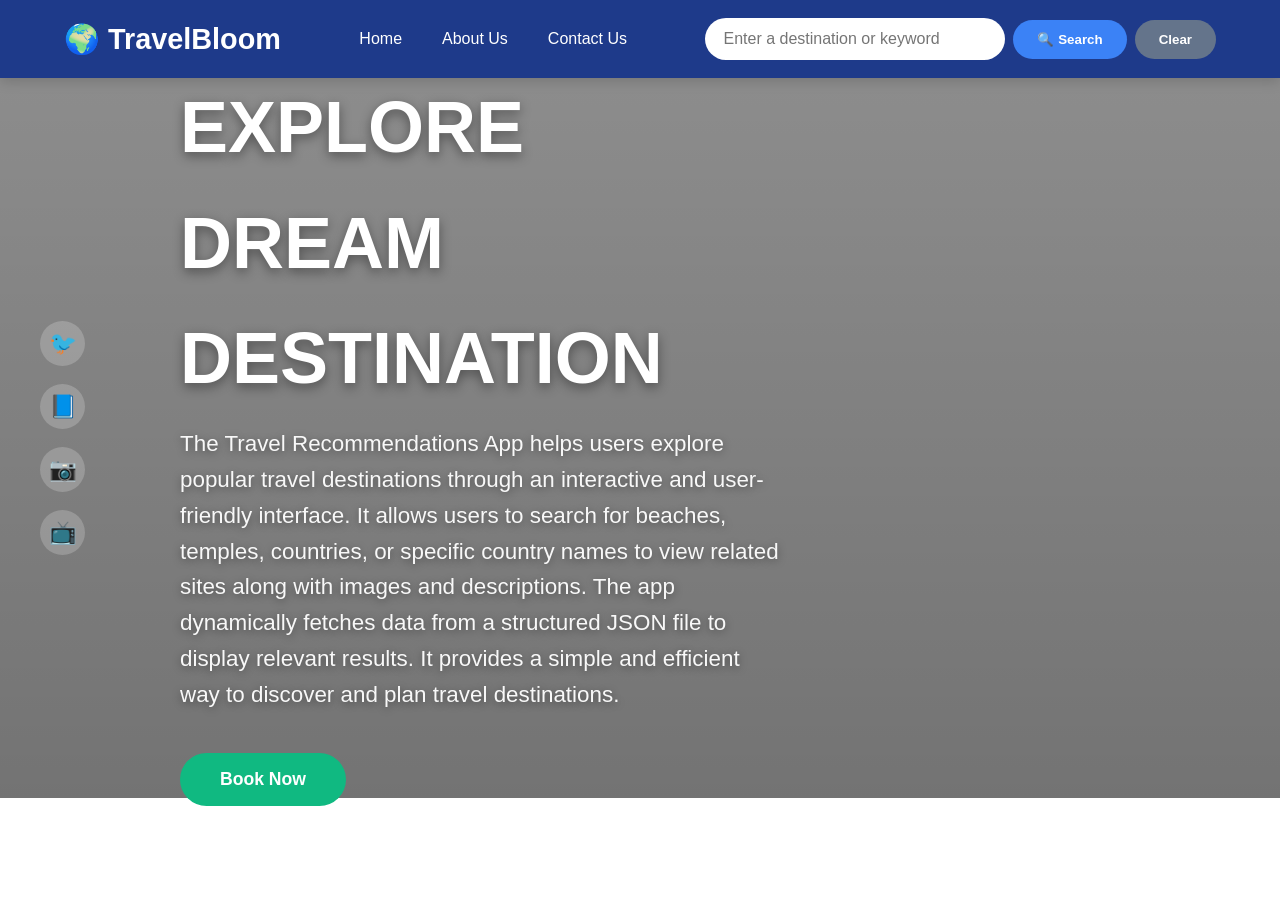
<file: index.html>
<!DOCTYPE html>
<html lang="en">
<head>
    <meta charset="UTF-8">
    <meta name="viewport" content="width=device-width, initial-scale=1.0">
    <title>TravelBloom - Travel Recommendations</title>
    <link rel="stylesheet" href="travel_recommendation.css">
</head>
<body>
    <!-- Navigation Bar -->
    <nav>
        <div class="nav-container">
            <!-- Logo -->
            <a href="https://iyuwalo.github.io/travelRecommendation/" class="logo">
                🌍 TravelBloom
            </a>
            
            <!-- Navigation Links -->
            <div class="nav-links">
                <a href="index.html">Home</a>
                <a href="about.html">About Us</a>
                <a href="contact.html">Contact Us</a>
            </div>
            
            <!-- Search Bar -->
            <div class="search-container">
                <input 
                    type="text" 
                    id="searchInput"
                    placeholder="Enter a destination or keyword">
                <button 
                    onclick="performSearch()"
                    class="search-btn">
                    🔍 Search
                </button>
                <button 
                    onclick="resetSearch()"
                    class="clear-btn">
                    Clear
                </button>
            </div>
        </div>
    </nav>

    <!-- Search Results Section -->
    <section class="results-section" id="resultsSection" style="display: none; padding: 60px 5%; background-color: #f8fafc;">
        <div class="container">
            <h2 id="resultsTitle">Travel Recommendations</h2>
            <div class="results-grid" id="resultsGrid">
                <!-- Results will be dynamically inserted here by JavaScript -->
            </div>
        </div>
    </section>

    <!-- Hero Section -->
    <section class="hero">
        <div class="social-icons">
            <a href="#" class="social-icon">🐦</a>
            <a href="#" class="social-icon">📘</a>
            <a href="#" class="social-icon">📷</a>
            <a href="#" class="social-icon">📺</a>
        </div>
        
        <div class="hero-content">
            <h1>EXPLORE DREAM DESTINATION</h1>
            <p>The Travel Recommendations App helps users explore popular travel destinations through an interactive and user-friendly interface. It allows users to search for beaches, temples, countries, or specific country names to view related sites along with images and descriptions. The app dynamically fetches data from a structured JSON file to display relevant results. It provides a simple and efficient way to discover and plan travel destinations.</p>
            <button class="book-now-btn">Book Now</button>
        </div>
    </section>

    <script src="travel_recommendation.js"></script>
</body>
</html>
</file>
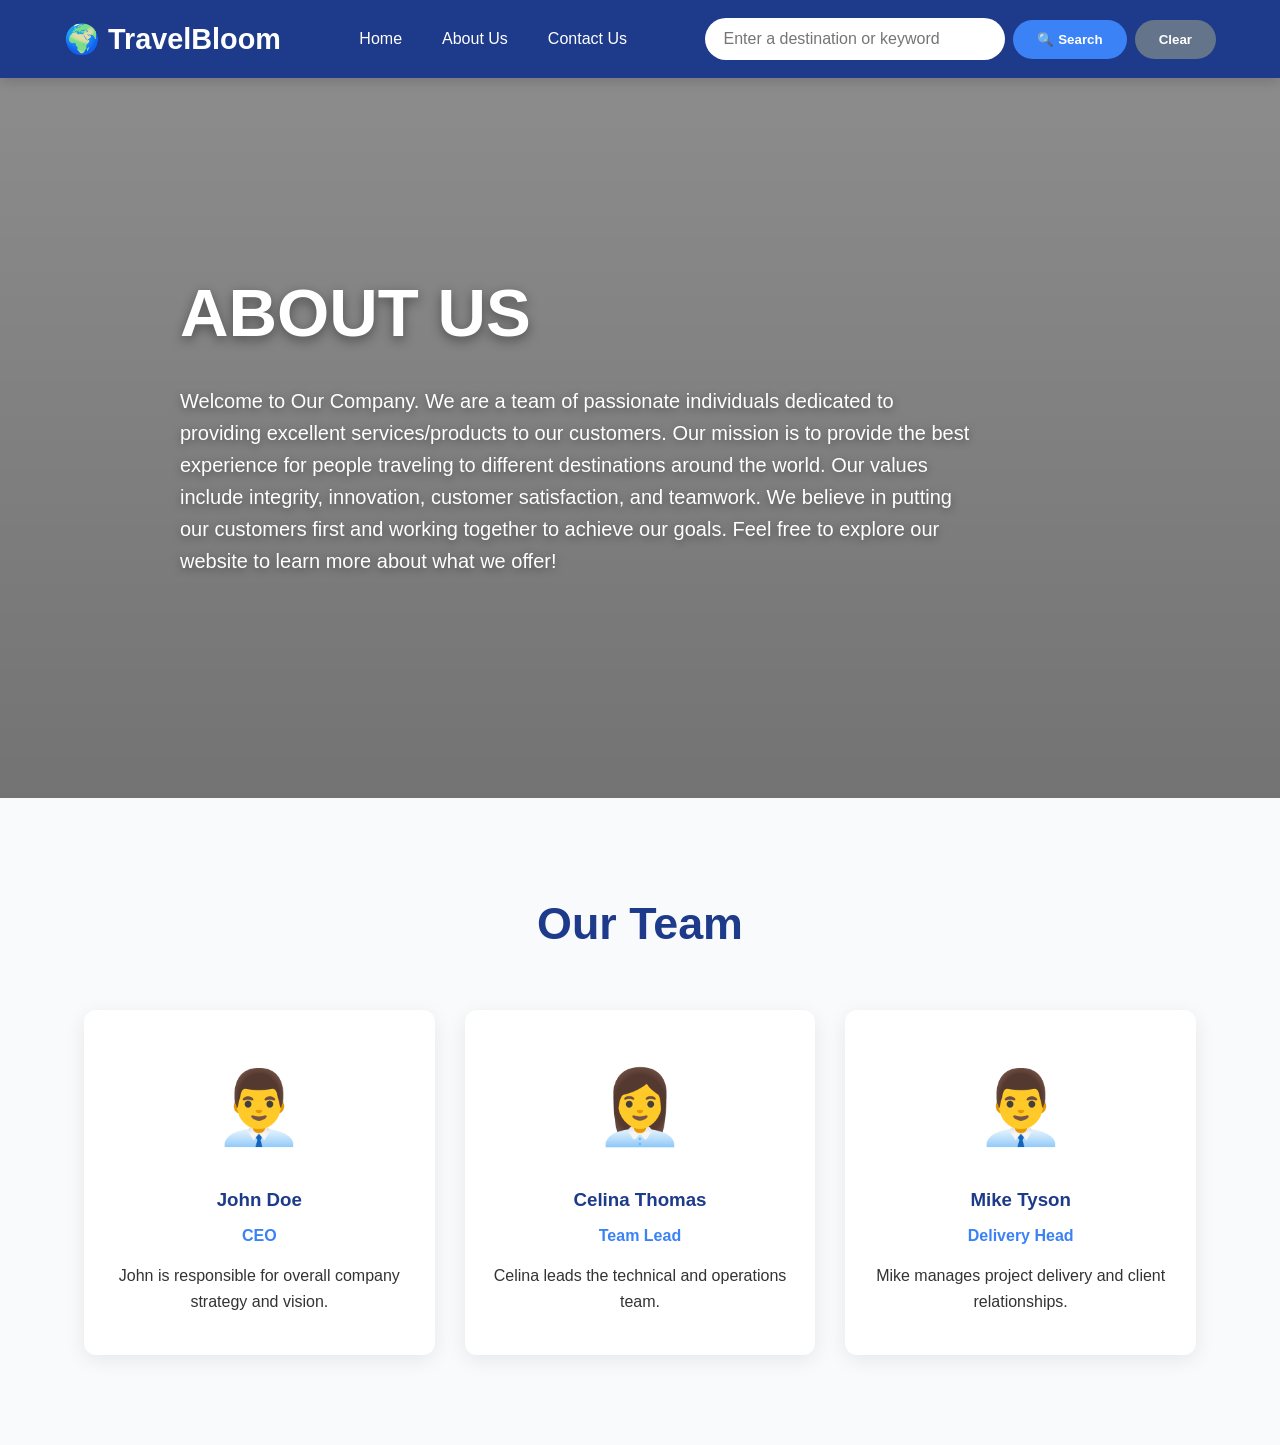
<file: about.html>
<!DOCTYPE html>
<html lang="en">
<head>
    <meta charset="UTF-8">
    <meta name="viewport" content="width=device-width, initial-scale=1.0">
    <title>TravelBloom - Travel Recommendations</title>
    <link rel="stylesheet" href="travel_recommendation.css">
</head>
<body>
    <!-- Navigation Bar -->
    <nav>
        <div class="nav-container">
            <!-- Logo -->
            <a href="https://iyuwalo.github.io/travelRecommendation/" class="logo">
                🌍 TravelBloom
            </a>
            
            <!-- Navigation Links -->
            <div class="nav-links">
                <a href="index.html">Home</a>
                <a href="about.html">About Us</a>
                <a href="contact.html">Contact Us</a>
            </div>
            
            <!-- Search Bar -->
            <div class="search-container">
                <input 
                    type="text" 
                    id="searchInput"
                    placeholder="Enter a destination or keyword">
                <button 
                    onclick="performSearch()"
                    class="search-btn">
                    🔍 Search
                </button>
                <button 
                    onclick="resetSearch()"
                    class="clear-btn">
                    Clear
                </button>
            </div>
        </div>
    </nav>

    <!-- Search Results Section -->
    <section class="results-section" id="resultsSection" style="display: none; padding: 60px 5%; background-color: #f8fafc;">
        <div class="container">
            <h2 id="resultsTitle">Travel Recommendations</h2>
            <div class="results-grid" id="resultsGrid">
                <!-- Results will be dynamically inserted here by JavaScript -->
            </div>
        </div>
    </section>

   <!-- About Us Hero with Integrated Content -->
<section class="hero about-hero">
     <div class="about-content">
        <h1>ABOUT US</h1>
        <p>Welcome to Our Company. We are a team of passionate individuals dedicated to providing excellent services/products to our customers. Our mission is to provide the best experience for people traveling to different destinations around the world. Our values include integrity, innovation, customer satisfaction, and teamwork. We believe in putting our customers first and working together to achieve our goals. Feel free to explore our website to learn more about what we offer!</p>
    </div>
</section>

    <!-- Our Team -->
    <section class="team-section">
        <div class="container">
            <h2>Our Team</h2>
            <div class="team-grid">
                <!-- Team Member 1 -->
                <div class="team-card">
                    <div class="team-avatar">👨‍💼</div>
                    <h3>John Doe</h3>
                    <p class="role">CEO</p>
                    <p>John is responsible for overall company strategy and vision.</p>
                </div>
                
                <!-- Team Member 2 -->
                <div class="team-card">
                    <div class="team-avatar">👩‍💼</div>
                    <h3>Celina Thomas</h3>
                    <p class="role">Team Lead</p>
                    <p>Celina leads the technical and operations team.</p>
                </div>
                
                <!-- Team Member 3 -->
                <div class="team-card">
                    <div class="team-avatar">👨‍💼</div>
                    <h3>Mike Tyson</h3>
                    <p class="role">Delivery Head</p>
                    <p>Mike manages project delivery and client relationships.</p>
                </div>
            </div>
        </div>
    </section>

    <script src="travel_recommendation.js"></script>
</body>
</html>
</file>
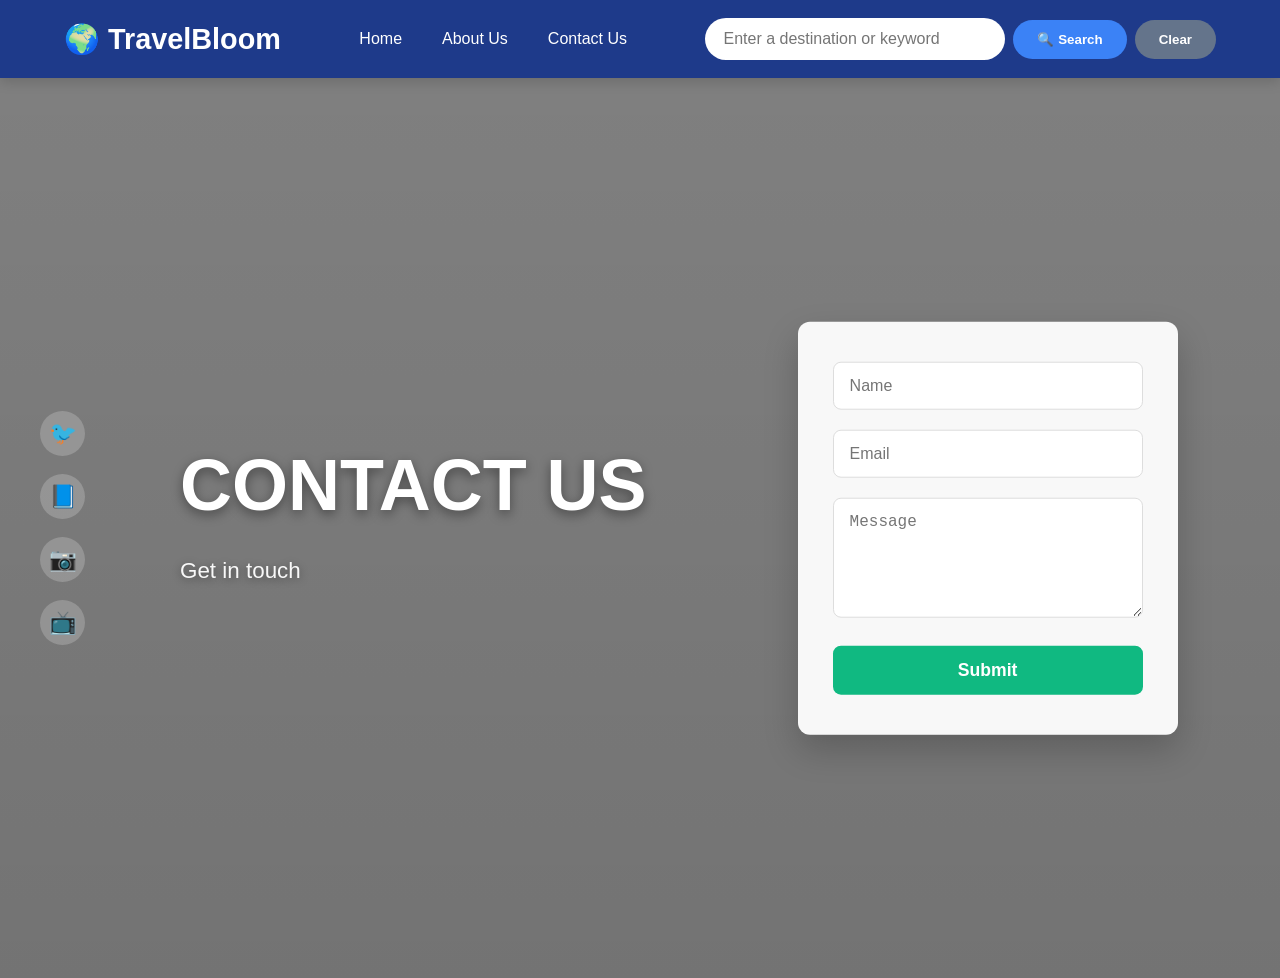
<file: contact.html>
<!DOCTYPE html>
<html lang="en">
<head>
    <meta charset="UTF-8">
    <meta name="viewport" content="width=device-width, initial-scale=1.0">
    <title>TravelBloom - Travel Recommendations</title>
    <link rel="stylesheet" href="travel_recommendation.css">
</head>
<body>
    <!-- Navigation Bar -->
    <nav>
        <div class="nav-container">
            <!-- Logo -->
            <a href="https://iyuwalo.github.io/travelRecommendation/" class="logo">
                🌍 TravelBloom
            </a>
            
            <!-- Navigation Links -->
            <div class="nav-links">
                <a href="index.html">Home</a>
                <a href="about.html">About Us</a>
                <a href="contact.html">Contact Us</a>
            </div>
            
            <!-- Search Bar -->
            <div class="search-container">
                <input 
                    type="text" 
                    id="searchInput"
                    placeholder="Enter a destination or keyword">
                <button 
                    onclick="performSearch()"
                    class="search-btn">
                    🔍 Search
                </button>
                <button 
                    onclick="resetSearch()"
                    class="clear-btn">
                    Clear
                </button>
            </div>
        </div>
    </nav>

    <!-- Search Results Section -->
    <section class="results-section" id="resultsSection" style="display: none; padding: 60px 5%; background-color: #f8fafc;">
        <div class="container">
            <h2 id="resultsTitle">Travel Recommendations</h2>
            <div class="results-grid" id="resultsGrid">
                <!-- Results will be dynamically inserted here by JavaScript -->
            </div>
        </div>
    </section>

    <!-- Contact Hero Section -->
    <section class="hero contact-hero">
        <div class="social-icons">
            <a href="#" class="social-icon">🐦</a>
            <a href="#" class="social-icon">📘</a>
            <a href="#" class="social-icon">📷</a>
            <a href="#" class="social-icon">📺</a>
        </div>
        
        <div class="hero-content">
            <h1>CONTACT US</h1>
            <p>Get in touch</p>
        </div>

        <!-- Contact Form -->
        <div class="contact-form-container">
            <form id="contactForm" class="contact-form">
                <div class="form-group">
                    <input type="text" id="name" placeholder="Name" required>
                </div>
                <div class="form-group">
                    <input type="email" id="email" placeholder="Email" required>
                </div>
                <div class="form-group">
                    <textarea id="message" placeholder="Message" rows="5" required></textarea>
                </div>
                <button type="submit" class="submit-btn">Submit</button>
            </form>
        </div>
    </section>

    <script src="travel_recommendation.js"></script>
</body>
</html>
</file>
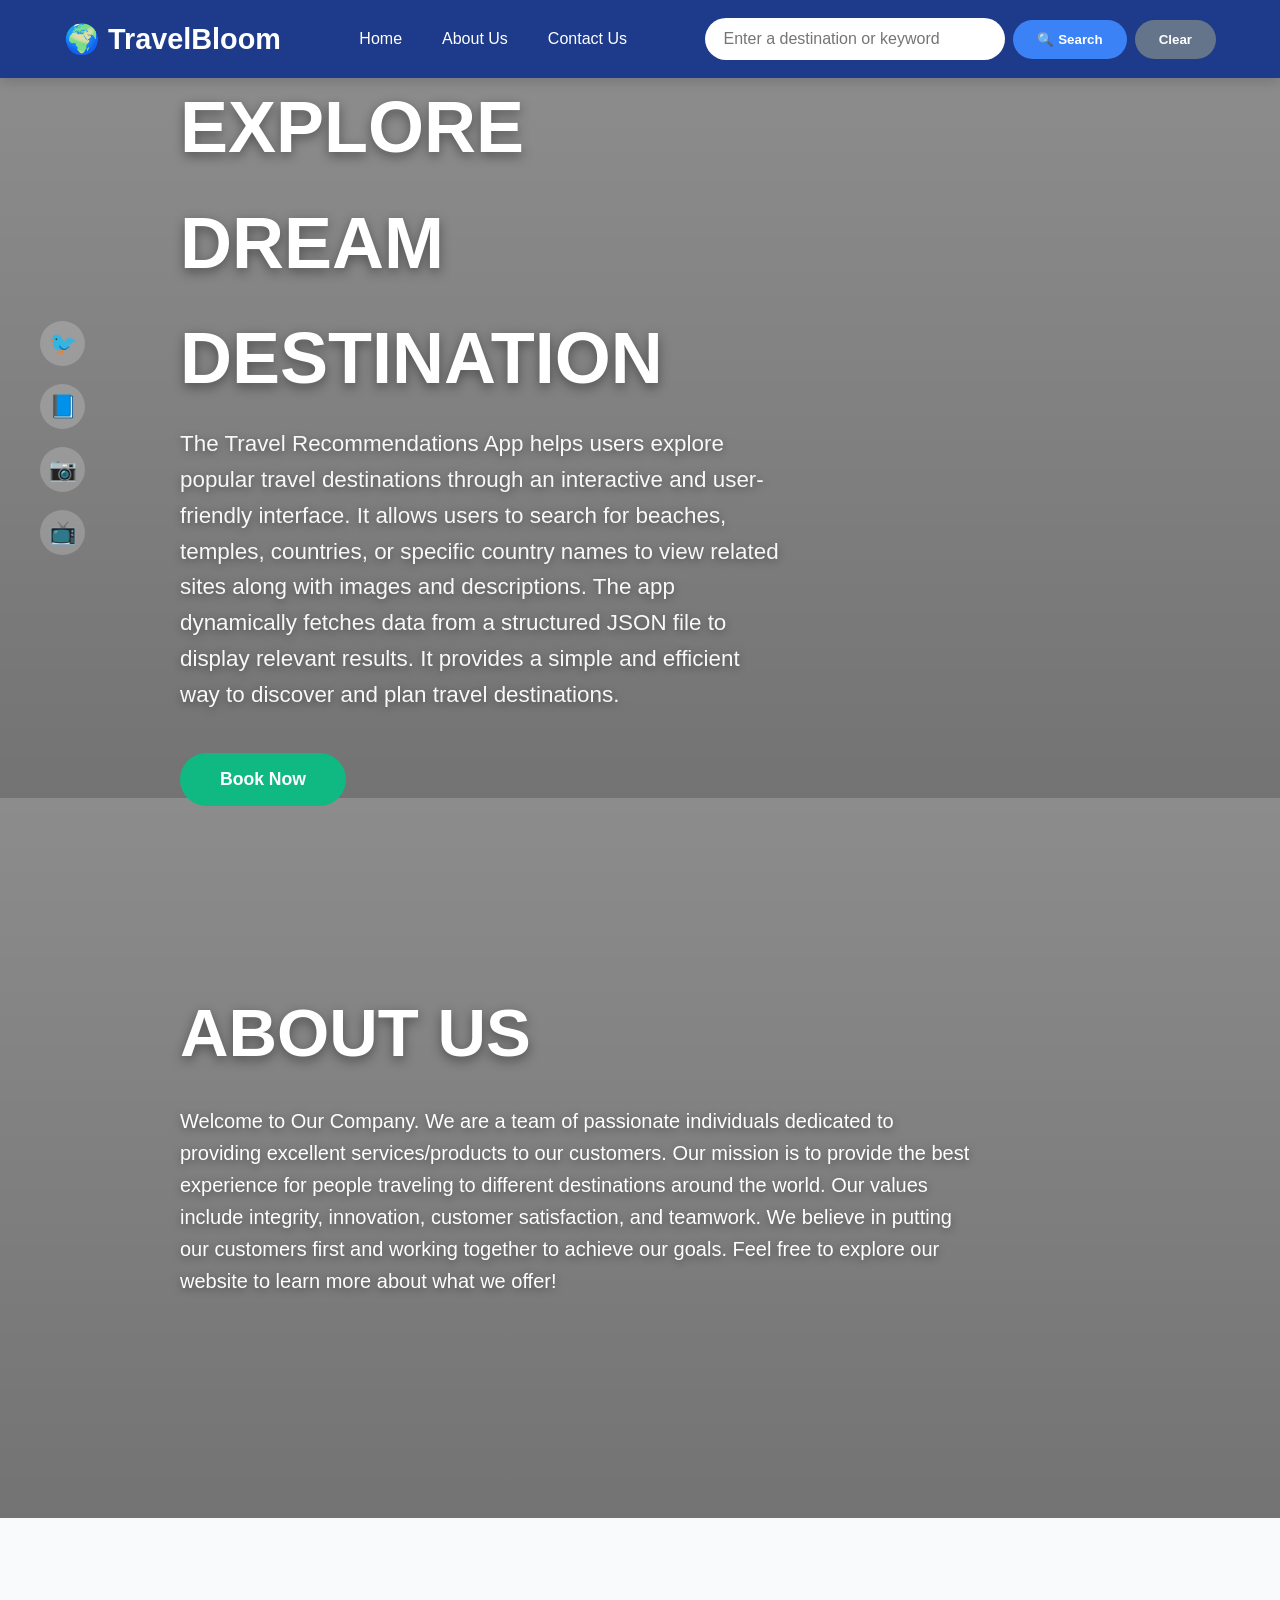
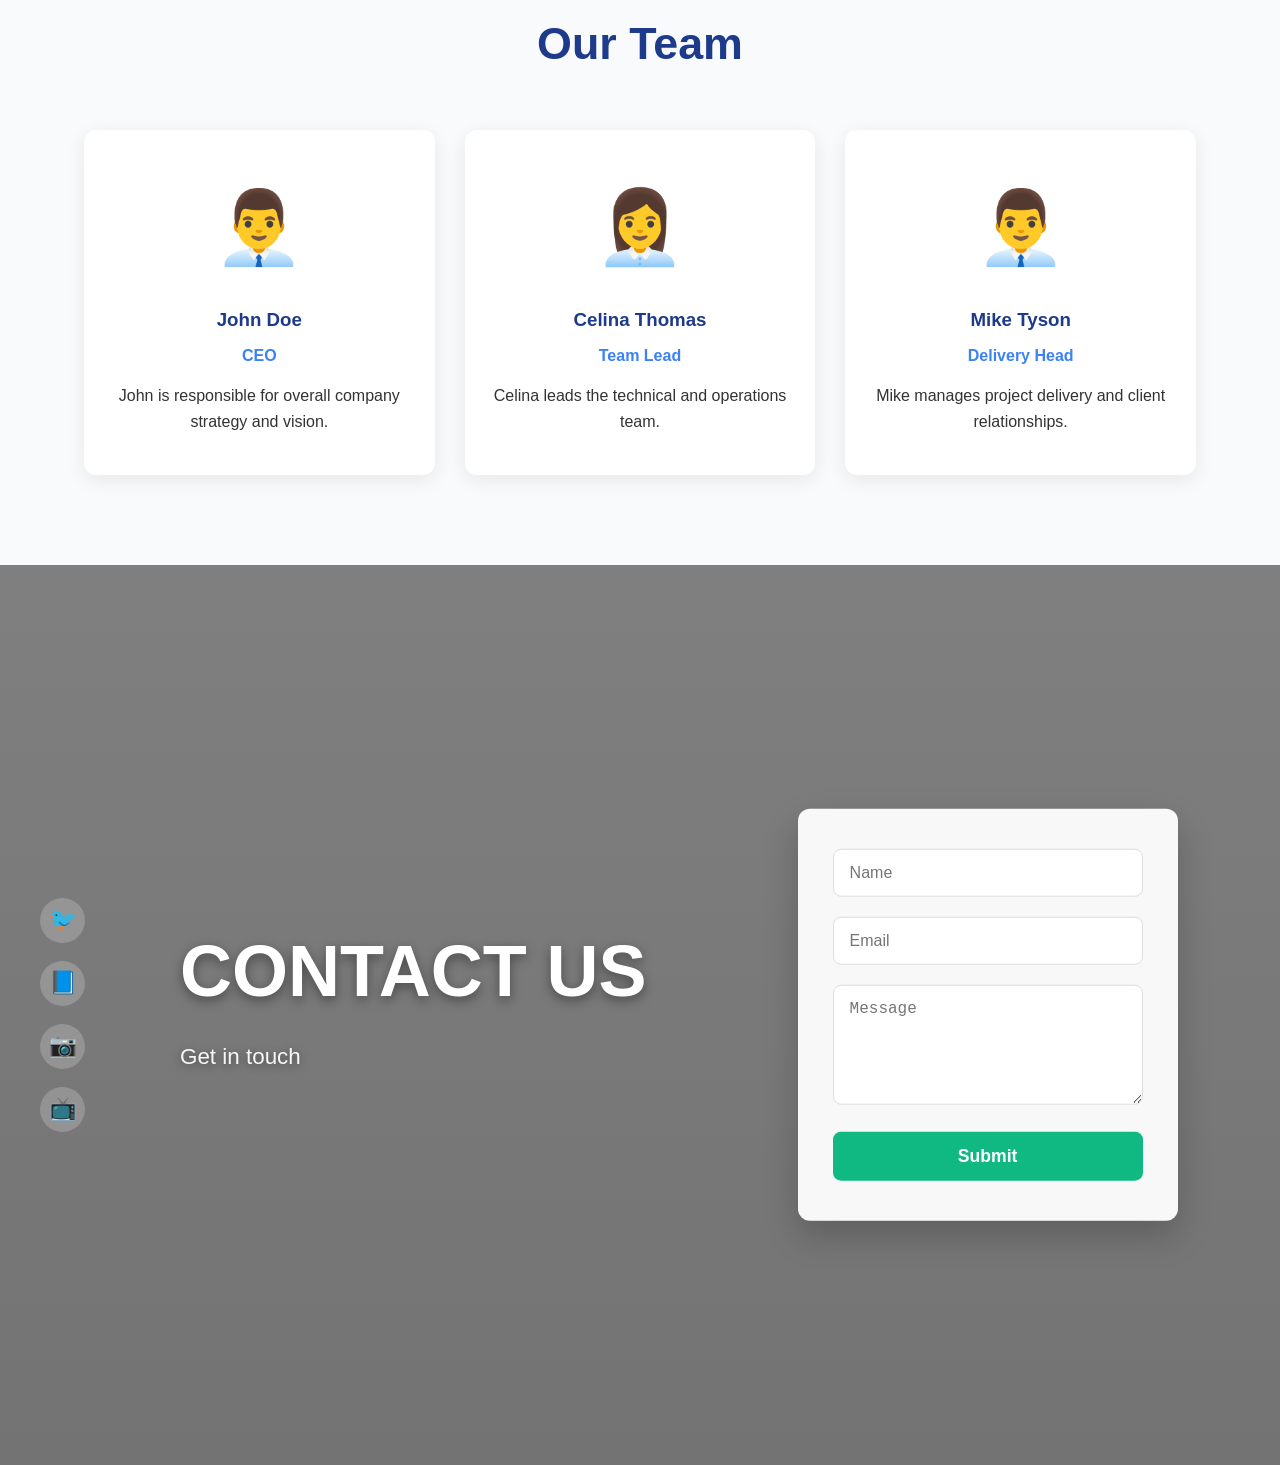
<file: travel_recommendation.html>
<!DOCTYPE html>
<html lang="en">
<head>
    <meta charset="UTF-8">
    <meta name="viewport" content="width=device-width, initial-scale=1.0">
    <title>TravelBloom - Travel Recommendations</title>
    <link rel="stylesheet" href="travel_recommendation.css">
</head>
<body>
    <!-- Navigation Bar -->
    <nav>
        <div class="nav-container">
            <!-- Logo -->
            <a href="#" class="logo">
                🌍 TravelBloom
            </a>
            
            <!-- Navigation Links -->
            <div class="nav-links">
                <a href="#">Home</a>
                <a href="#">About Us</a>
                <a href="#">Contact Us</a>
            </div>
            
            <!-- Search Bar -->
            <div class="search-container">
                <input 
                    type="text" 
                    id="searchInput"
                    placeholder="Enter a destination or keyword">
                <button 
                    onclick="performSearch()"
                    class="search-btn">
                    🔍 Search
                </button>
                <button 
                    onclick="resetSearch()"
                    class="clear-btn">
                    Clear
                </button>
            </div>
        </div>
    </nav>

    <!-- Search Results Section -->
    <section class="results-section" id="resultsSection" style="display: none; padding: 60px 5%; background-color: #f8fafc;">
        <div class="container">
            <h2 id="resultsTitle">Travel Recommendations</h2>
            <div class="results-grid" id="resultsGrid">
                <!-- Results will be dynamically inserted here by JavaScript -->
            </div>
        </div>
    </section>

    <!-- Hero Section -->
    <section class="hero">
        <div class="social-icons">
            <a href="#" class="social-icon">🐦</a>
            <a href="#" class="social-icon">📘</a>
            <a href="#" class="social-icon">📷</a>
            <a href="#" class="social-icon">📺</a>
        </div>
        
        <div class="hero-content">
            <h1>EXPLORE DREAM DESTINATION</h1>
            <p>The Travel Recommendations App helps users explore popular travel destinations through an interactive and user-friendly interface. It allows users to search for beaches, temples, countries, or specific country names to view related sites along with images and descriptions. The app dynamically fetches data from a structured JSON file to display relevant results. It provides a simple and efficient way to discover and plan travel destinations.</p>
            <button class="book-now-btn">Book Now</button>
        </div>
    </section>
   <!-- About Us Hero with Integrated Content -->
<section class="hero about-hero">
     <div class="about-content">
        <h1>ABOUT US</h1>
        <p>Welcome to Our Company. We are a team of passionate individuals dedicated to providing excellent services/products to our customers. Our mission is to provide the best experience for people traveling to different destinations around the world. Our values include integrity, innovation, customer satisfaction, and teamwork. We believe in putting our customers first and working together to achieve our goals. Feel free to explore our website to learn more about what we offer!</p>
    </div>
</section>

    <!-- Our Team -->
    <section class="team-section">
        <div class="container">
            <h2>Our Team</h2>
            <div class="team-grid">
                <!-- Team Member 1 -->
                <div class="team-card">
                    <div class="team-avatar">👨‍💼</div>
                    <h3>John Doe</h3>
                    <p class="role">CEO</p>
                    <p>John is responsible for overall company strategy and vision.</p>
                </div>
                
                <!-- Team Member 2 -->
                <div class="team-card">
                    <div class="team-avatar">👩‍💼</div>
                    <h3>Celina Thomas</h3>
                    <p class="role">Team Lead</p>
                    <p>Celina leads the technical and operations team.</p>
                </div>
                
                <!-- Team Member 3 -->
                <div class="team-card">
                    <div class="team-avatar">👨‍💼</div>
                    <h3>Mike Tyson</h3>
                    <p class="role">Delivery Head</p>
                    <p>Mike manages project delivery and client relationships.</p>
                </div>
            </div>
        </div>
    </section>

    <!-- Contact Hero Section -->
    <section class="hero contact-hero">
        <div class="social-icons">
            <a href="#" class="social-icon">🐦</a>
            <a href="#" class="social-icon">📘</a>
            <a href="#" class="social-icon">📷</a>
            <a href="#" class="social-icon">📺</a>
        </div>
        
        <div class="hero-content">
            <h1>CONTACT US</h1>
            <p>Get in touch</p>
        </div>

        <!-- Contact Form -->
        <div class="contact-form-container">
            <form id="contactForm" class="contact-form">
                <div class="form-group">
                    <input type="text" id="name" placeholder="Name" required>
                </div>
                <div class="form-group">
                    <input type="email" id="email" placeholder="Email" required>
                </div>
                <div class="form-group">
                    <textarea id="message" placeholder="Message" rows="5" required></textarea>
                </div>
                <button type="submit" class="submit-btn">Submit</button>
            </form>
        </div>
    </section>

    <script src="travel_recommendation.js"></script>
</body>
</html>
</file>
<file: travel_recommendation.css>
/* travel_recommendation.css */

* {
    margin: 0;
    padding: 0;
    box-sizing: border-box;
}

body {
    font-family: 'Segoe UI', Tahoma, Geneva, Verdana, sans-serif;
    line-height: 1.6;
    color: #333;
}

/* ==================== NAVBAR ==================== */
nav {
    background-color: #1e3a8a;
    color: white;
    padding: 1rem 5%;
    box-shadow: 0 4px 12px rgba(0, 0, 0, 0.15);
    position: sticky;
    top: 0;
    z-index: 1000;
}

.nav-container {
    display: flex;
    align-items: center;
    justify-content: space-between;
    max-width: 1400px;
    margin: 0 auto;
}

.logo {
    display: flex;
    align-items: center;
    font-size: 1.8rem;
    font-weight: bold;
    text-decoration: none;
    color: white;
}

.logo:hover {
    color: #60a5fa;
}

.nav-links {
    display: flex;
    gap: 2.5rem;
    list-style: none;
}

.nav-links a {
    color: white;
    text-decoration: none;
    font-weight: 500;
    transition: color 0.3s ease;
}

.nav-links a:hover {
    color: #93c5fd;
}

/* Search Bar */
.search-container {
    display: flex;
    align-items: center;
    gap: 8px;
}

.search-container input {
    padding: 12px 18px;
    border: none;
    border-radius: 30px;
    width: 300px;
    font-size: 1rem;
    outline: none;
}

.search-btn, .clear-btn {
    padding: 12px 24px;
    border: none;
    border-radius: 30px;
    cursor: pointer;
    font-weight: 600;
    transition: all 0.3s;
}

.search-btn {
    background-color: #3b82f6;
    color: white;
}

.search-btn:hover {
    background-color: #2563eb;
}

.clear-btn {
    background-color: #64748b;
    color: white;
}

.clear-btn:hover {
    background-color: #475569;
}

/* ==================== HERO SECTION ==================== */
.hero, .hero about-hero {
    position: relative;
    height: 80vh;
    background: linear-gradient(rgba(0, 0, 0, 0.45), rgba(0, 0, 0, 0.55)),
                url('https://images.unsplash.com/photo-1506905925346-21bda4d32df4?w=1920') center/cover no-repeat;
    display: flex;
    align-items: center;
    color: white;
}

/*.about-hero {
    height: 60vh;
    background: linear-gradient(rgba(0,0,0,0.5), rgba(0,0,0,0.6)), 
                url('https://images.unsplash.com/photo-1506905925346-21bda4d32df4?w=1920') center/cover no-repeat;
    justify-content: center;
    text-align: center;
}*/

.social-icons {
    position: absolute;
    left: 40px;
    top: 50%;
    transform: translateY(-50%);
    display: flex;
    flex-direction: column;
    gap: 18px;
    z-index: 10;
}

.social-icon {
    width: 45px;
    height: 45px;
    background-color: rgba(255, 255, 255, 0.2);
    color: white;
    display: flex;
    align-items: center;
    justify-content: center;
    font-size: 1.4rem;
    border-radius: 50%;
    text-decoration: none;
    transition: all 0.3s;
}

.social-icon:hover {
    background-color: #3b82f6;
    transform: scale(1.1);
}

.hero-content, .about-content {
    max-width: 800px;
    margin-left: 180px;
    z-index: 2;
}

.hero-content h1, .about-content h1, .about-content h2 {
    font-size: 4.2rem;
    font-weight: 700;
    margin-bottom: 1.2rem;
    text-shadow: 0 4px 12px rgba(0, 0, 0, 0.4);
}

.hero-content p, .about-content p  {
    font-size: 1.25rem;
    margin-bottom: 2.5rem;
    text-shadow: 0 2px 8px rgba(0, 0, 0, 0.4);
}

.book-now-btn {
    background-color: #10b981;
    color: white;
    padding: 16px 40px;
    font-size: 1.1rem;
    font-weight: 600;
    border: none;
    border-radius: 50px;
    cursor: pointer;
    transition: all 0.3s;
}

.book-now-btn:hover {
    background-color: #059669;
    transform: translateY(-3px);
    box-shadow: 0 10px 20px rgba(16, 185, 129, 0.3);
}

/* ==================== ABOUT & TEAM SECTIONS ==================== */
.about-section, .team-section {
    padding: 90px 5%;
    background-color: #f8fafc;
}

.container {
    max-width: 1200px;
    margin: 0 auto;
    padding: 0 20px;
}

.about-section h2, .team-section h2 {
    text-align: center;
    margin-bottom: 50px;
    color: #1e3a8a;
    font-size: 2.8rem;
}

/* Team Grid */
.team-grid {
    display: grid;
    grid-template-columns: repeat(auto-fit, minmax(320px, 1fr));
    gap: 30px;
}

.team-card {
    background: white;
    padding: 40px 25px;
    border-radius: 12px;
    text-align: center;
    box-shadow: 0 5px 20px rgba(0,0,0,0.08);
    transition: all 0.3s ease;
}

.team-card:hover {
    transform: translateY(-10px);
    box-shadow: 0 15px 30px rgba(0,0,0,0.12);
}

.team-avatar {
    font-size: 4.5rem;
    margin-bottom: 20px;
}

.team-card h3 {
    color: #1e3a8a;
    margin: 10px 0 8px;
}

.role {
    color: #3b82f6;
    font-weight: 600;
    margin-bottom: 15px;
}

/* ==================== RESPONSIVE ==================== */
@media (max-width: 1024px) {
    .hero-content h1 {
        font-size: 3.5rem;
    }
    .social-icons {
        left: 20px;
    }
}

@media (max-width: 768px) {
    .nav-container {
        flex-wrap: wrap;
        gap: 15px;
        justify-content: center;
    }
    
    .nav-links {
        gap: 1.5rem;
        font-size: 0.95rem;
    }
    
    .search-container input {
        width: 220px;
    }
    
    .hero-content, .about-content {
        margin-left: 0;
        text-align: center;
        padding: 0 20px;
    }
    
    .social-icons {
        position: static;
        flex-direction: row;
        justify-content: center;
        margin-top: 20px;
    }
}
/* ==================== CONTACT US ==================== */
.contact-hero {
    height: 100vh;
    background: linear-gradient(rgba(0, 0, 0, 0.5), rgba(0, 0, 0, 0.55)),
                url('https://images.unsplash.com/photo-1506905925346-21bda4d32df4?w=1920') center/cover no-repeat;
    display: flex;
    align-items: center;
    position: relative;
}

.hero-content {
    max-width: 600px;
    margin-left: 180px;
    z-index: 2;
}

.hero-content h1 {
    font-size: 4.5rem;
    margin-bottom: 10px;
}

.hero-content p {
    font-size: 1.4rem;
    opacity: 0.95;
}

/* Contact Form */
.contact-form-container {
    position: absolute;
    right: 8%;
    top: 50%;
    transform: translateY(-50%);
    width: 380px;
    z-index: 10;
}

.contact-form {
    background: rgba(255, 255, 255, 0.95);
    padding: 40px 35px;
    border-radius: 12px;
    box-shadow: 0 15px 35px rgba(0, 0, 0, 0.2);
}

.form-group {
    margin-bottom: 20px;
}

.form-group input,
.form-group textarea {
    width: 100%;
    padding: 14px 16px;
    border: 1px solid #ddd;
    border-radius: 8px;
    font-size: 1rem;
}

.form-group input:focus,
.form-group textarea:focus {
    outline: none;
    border-color: #3b82f6;
}

.submit-btn {
    width: 100%;
    background-color: #10b981;
    color: white;
    padding: 14px;
    border: none;
    border-radius: 8px;
    font-size: 1.1rem;
    font-weight: 600;
    cursor: pointer;
    transition: all 0.3s;
}

.submit-btn:hover {
    background-color: #059669;
    transform: translateY(-2px);
}

/* Responsive */
@media (max-width: 1024px) {
    .contact-form-container {
        right: 5%;
        width: 340px;
    }
}

@media (max-width: 768px) {
    .contact-form-container {
        position: relative;
        right: auto;
        margin: 40px auto;
        transform: none;
        max-width: 90%;
    }
    
    .hero-content {
        margin-left: 0;
        text-align: center;
    }
}

/* Results Section */
.results-grid {
    display: grid;
    grid-template-columns: repeat(auto-fit, minmax(320px, 1fr));
    gap: 25px;
    margin-top: 30px;
}

.result-card {
    background: white;
    border-radius: 12px;
    overflow: hidden;
    box-shadow: 0 5px 20px rgba(0,0,0,0.1);
    transition: transform 0.3s;
}

.result-card:hover {
    transform: translateY(-8px);
}

.result-card img {
    width: 100%;
    height: 220px;
    object-fit: cover;
}

.card-content {
    padding: 20px;
}

.card-content h3 {
    color: #1e3a8a;
    margin-bottom: 8px;
}

.location {
    color: #3b82f6;
    font-weight: 500;
    margin-bottom: 10px;
}

.description {
    color: #555;
    margin-bottom: 15px;
    line-height: 1.5;
}

.category {
    background-color: #e0f2fe;
    color: #0369a1;
    padding: 5px 12px;
    border-radius: 20px;
    font-size: 0.9rem;
    display: inline-block;
}
</file>
